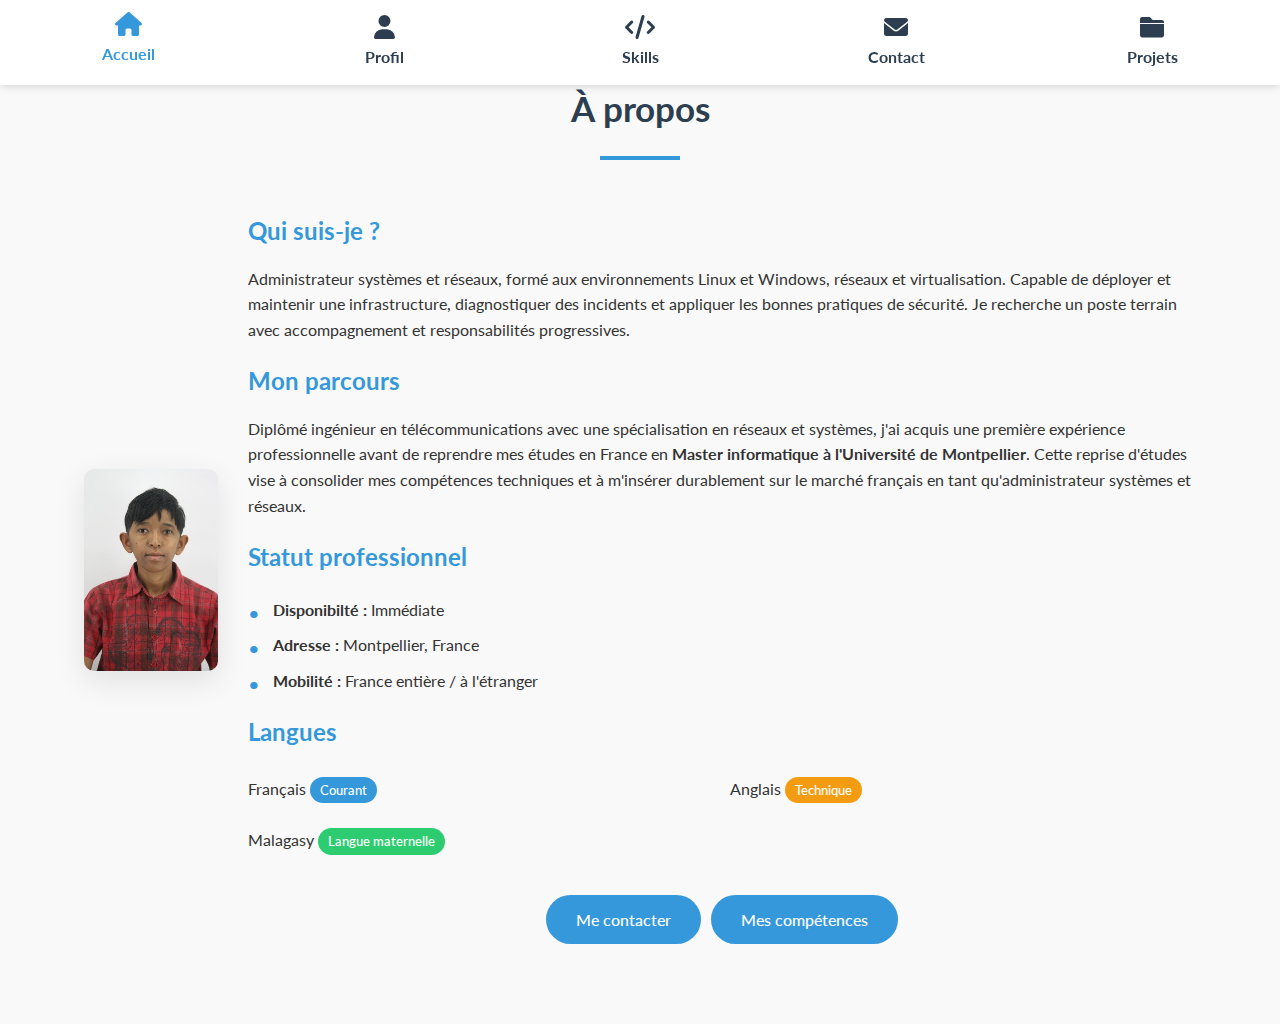
<file: about.html>
<!DOCTYPE html>
<html lang="fr">
    <head>
        <meta charset="UTF-8">
        <meta name="viewport" content="width=device-width, initial-scale=1.0">
        <title>Portfolio - Profil</title>
        <link rel="apple-touch-icon" href="images/favicon.png">
        <link rel="icon" href="images/favicon.png" type="image/png">
        <link href="https://fonts.googleapis.com/css2?family=Lato:wght@300;400;700&display=swap" rel="stylesheet">
        <link href="https://fonts.googleapis.com/css2?family=Montserrat:wght@400;700&family=Oswald:wght@400;700&family=Poppins:wght@400;700&display=swap" rel="stylesheet">
        <link rel="stylesheet" href="https://cdnjs.cloudflare.com/ajax/libs/font-awesome/6.0.0-beta3/css/all.min.css">
        <link rel="stylesheet" href="css/style.css">
    </head>

    <body>
        <header>
            <!-- Barre de navigation fixe en bas -->
            <nav class="bottom-nav">
                <ul>
                <li><a href="index.html" class="active"><i class="fas fa-home"></i><span><b>Accueil</b></span></a></li>
                <li><a href="about.html"><i class="fas fa-user"></i><span><b>Profil</b></span></a></li>
                <li><a href="skills.html"><i class="fas fa-code"></i><span><b>Skills</b></span></a></li>
                <li><a href="contact.html"><i class="fas fa-envelope"></i><span><b>Contact</b></span></a></li>
                <li><a href="projects.html"><i class="fas fa-folder"></i><span><b>Projets</b></span></a></li>
                </ul>
            </nav>
        </header>

    <section class="about-section">
        <div class="container">
        <h1 class="section-title">À propos</h1>
            <div class="about-content">
                <div class="about-image">
                <img src="images/me.jpg" alt="Photo de profil" class="me.jpg">
                </div>
                <div class="about-text">
                    <h2>Qui suis-je ?</h2>
                    <p>Administrateur systèmes et réseaux, formé aux environnements Linux et Windows, réseaux et virtualisation. Capable de déployer et maintenir une infrastructure, diagnostiquer des incidents et appliquer les bonnes pratiques de sécurité. Je recherche un poste terrain avec accompagnement et responsabilités progressives.</p>

                    <h2>Mon parcours</h2>
                    <p>Diplômé ingénieur en télécommunications avec une spécialisation en réseaux et systèmes, j'ai acquis une première expérience professionnelle avant de reprendre mes études en France en <b>Master informatique à l'Université de Montpellier</b>.
Cette reprise d'études vise à consolider mes compétences techniques et à m'insérer durablement sur le marché français en tant qu'administrateur systèmes et réseaux.</p>

                    <h2>Statut professionnel </h2>
                    <ul class="info-list">
                        <li><strong>Disponibilté :</strong> Immédiate</li>
                        <li><strong>Adresse :</strong> Montpellier, France</li>
                        <li><strong>Mobilité :</strong> France entière / à l'étranger</li>
                    </ul>

                    <h2>Langues</h2>
                    <div class="languages">
                        <div class="language">
                            <span>Français</span>
                            <div class="level fluent">Courant</div>
                        </div>
                        <div class="language">
                            <span>Anglais</span>
                            <div class="level intermediate">Technique</div>
                        </div> 
                    </div>
                    <div class="language">
                        <span>Malagasy</span>
                        <div class="level native">Langue maternelle</div>
                    </div>

                    <div class="button-group">
                        <a href="contact.html" class="btn pulse">Me contacter</a>
                        <a href="skills.html" class="btn pulse">Mes compétences</a>
                    </div>
                </div>
            </div>
        </div>
    </section>

    <script src="js/script.js"></script>
    </body>
</html>
</file>
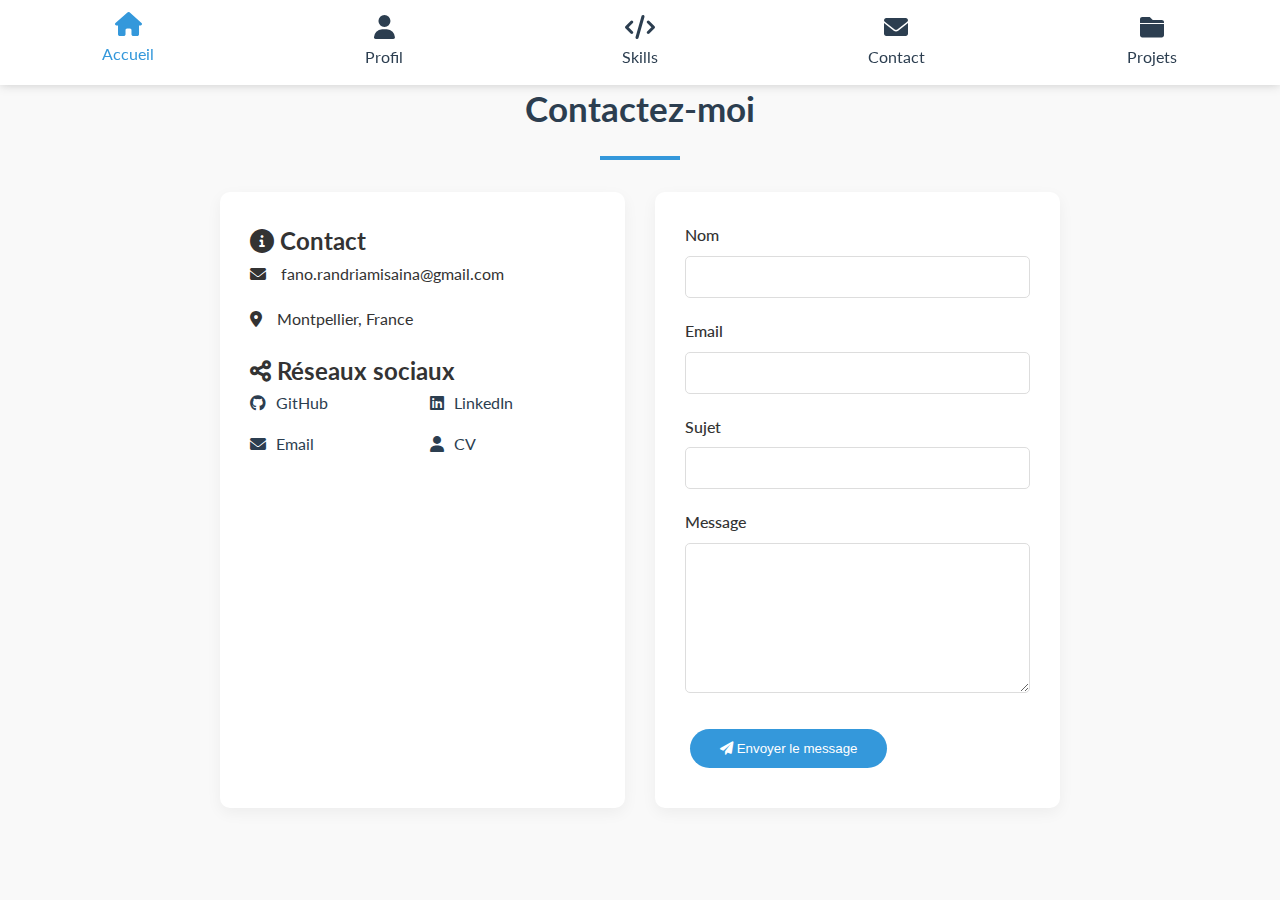
<file: contact.html>
<!DOCTYPE html>
<html lang="fr">
    <head>
        <meta charset="UTF-8">
        <meta name="viewport" content="width=device-width, initial-scale=1.0">
        <title>Portfolio - Contact</title>
        <link rel="apple-touch-icon" href="images/flavicon.png">
        <link rel="icon" href="images/favicon.png" type="image/png">
        <link href="https://fonts.googleapis.com/css2?family=Lato:wght@300;400;700&display=swap" rel="stylesheet">
        <link href="https://fonts.googleapis.com/css2?family=Montserrat:wght@400;700&family=Oswald:wght@400;700&family=Poppins:wght@400;700&display=swap" rel="stylesheet">
        <link rel="stylesheet" href="https://cdnjs.cloudflare.com/ajax/libs/font-awesome/6.0.0-beta3/css/all.min.css">
        <link rel="stylesheet" href="css/style.css">
    </head>
    <body>

        <header>
        <!-- Barre de navigation fixe en bas -->
            <nav class="bottom-nav">
                <ul>
                <li><a href="index.html" class="active"><i class="fas fa-home"></i><span>Accueil</span></a></li>
                <li><a href="about.html"><i class="fas fa-user"></i><span>Profil</span></a></li>
                <li><a href="skills.html"><i class="fas fa-code"></i><span>Skills</span></a></li>
                <li><a href="contact.html"><i class="fas fa-envelope"></i><span>Contact</span></a></li>
                <li><a href="projects.html"><i class="fas fa-folder"></i><span>Projets</span></a></li>
                </ul>
            </nav>
        </header>
  
        <section class="contact-section">
            <div class="container">
                <h1 class="section-title">Contactez-moi</h1>
            <div class="contact-container">
                <div class="contact-info">
                    <h2><i class="fas fa-info-circle"></i> Contact</h2>
                <div class="contact-item">
                    <i class="fas fa-envelope"></i>
                    <span>fano.randriamisaina@gmail.com</span>
                </div>
                <div class="contact-item">
                    <i class="fas fa-map-marker-alt"></i>
                    <span>Montpellier, France</span>
                </div>
                    <h2><i class="fas fa-share-alt"></i> Réseaux sociaux</h2>
            
                    <div class="social-links">
                        <a href="https://github.com/2Randi" target="_blank" class="social-link">
                        <i class="fab fa-github"></i> GitHub</a>
                        <a href="https://www.linkedin.com/in/t-fanomezana-r/" target="_blank" class="social-link">
                        <i class="fab fa-linkedin"></i> LinkedIn</a>
                        <a href="mailto:fano.randriamisaina@gmail.com" class="social-link">
                        <i class="fas fa-envelope"></i> Email</a>
                        <a href="#" id="open-cv" class="social-link">
                        <i class="fas fa-user"></i> CV</a>
                        <!-- Modal CV -->
                        <div id="cv-modal" class="modal">
                            <div class="modal-content">
                                <span id="close-cv" class="close">&times;</span>
                                <img id="cv-img" src="images/CV.jpg" style="width:100%; border-radius:10px;">
                                <a href="images/CV.pdf" download class="download-btn">Télécharger</a>
                            </div>
                        </div>
                    </div>
                </div>

                <div class="contact-form">
                    <form id="contactForm" action="https://formspree.io/f/mdadlqrg" method="POST">
                        <div id="status" class="status"></div>

                        <div class="form-group">
                        <label for="name">Nom</label>
                        <input type="text" id="name" name="name" required>
                        </div>

                        <div class="form-group">
                            <label for="email">Email</label>
                            <input type="email" id="email" name="email" required>
                        </div>

                        <div class="form-group">
                            <label for="subject">Sujet</label>
                            <input type="text" id="subject" name="subject" required>
                        </div>

                        <div class="form-group">
                            <label for="message">Message</label>
                            <textarea id="message" name="message" rows="5" required></textarea>
                        </div>

                        <button type="submit" class="btn pulse">
                            <i class="fas fa-paper-plane"></i> Envoyer le message
                        </button>
                    </form>
                </div>

        </section>

        <script src="js/script.js"></script>

    </body>
</html>
</file>
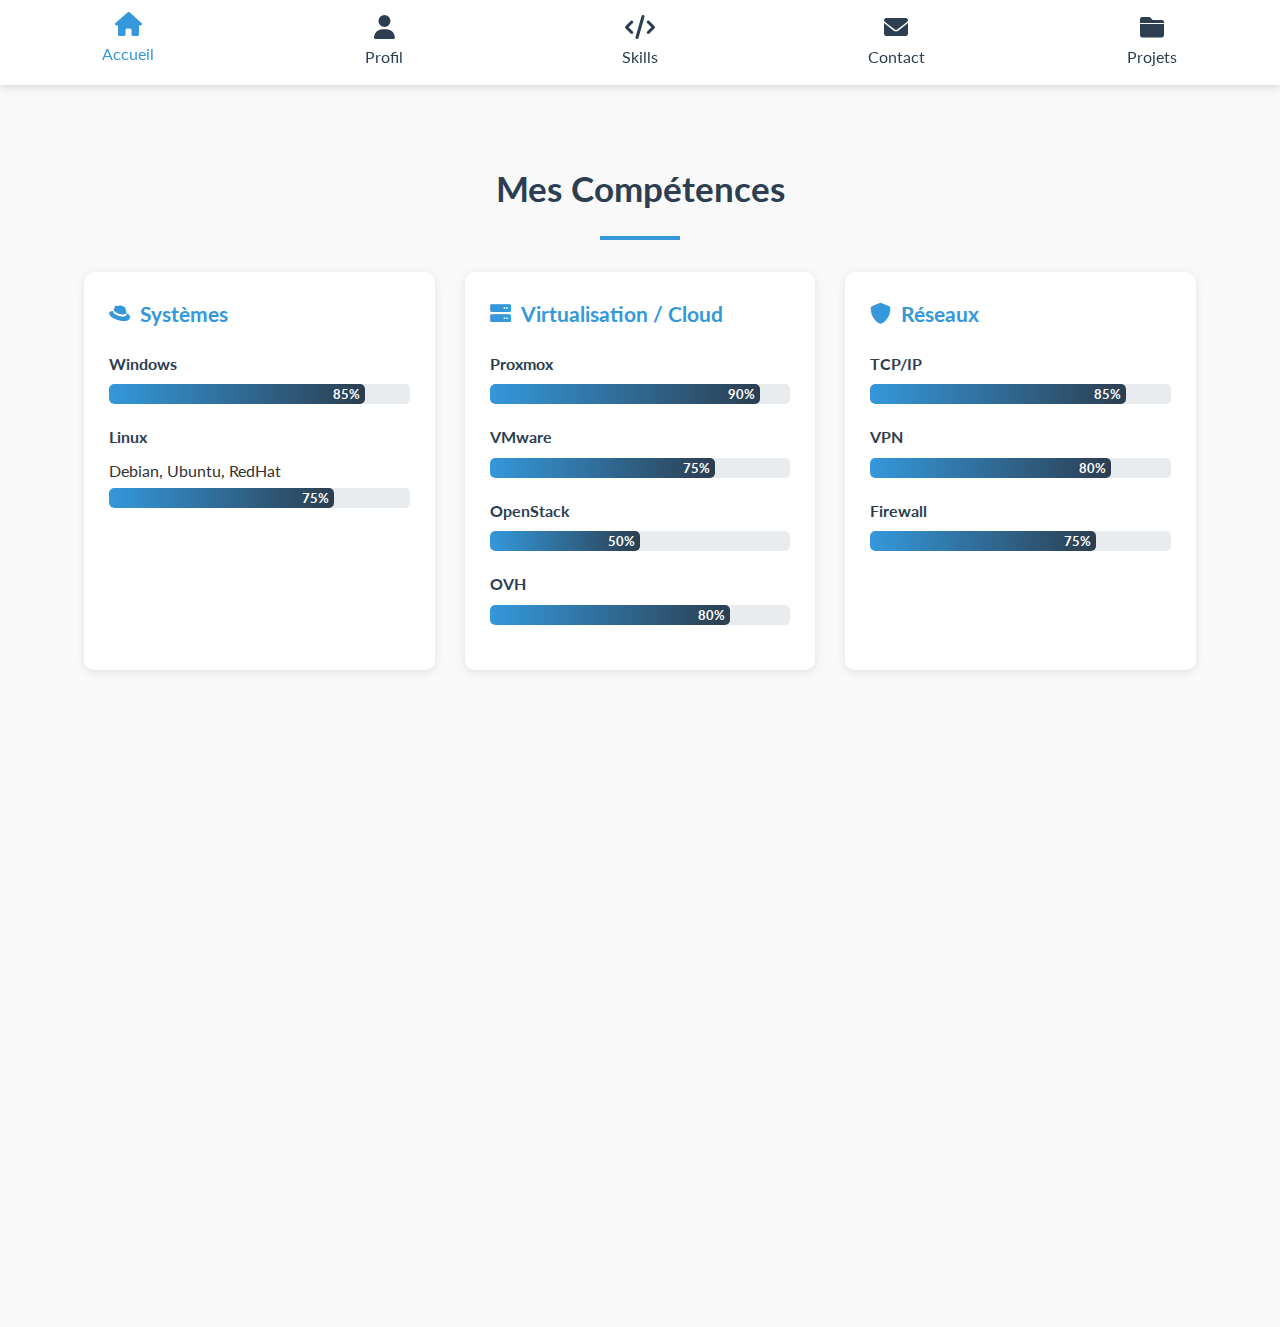
<file: skills.html>
<!DOCTYPE html>
 <html lang="fr">
    <head>
        <meta charset="UTF-8">
        <meta name="viewport" content="width=device-width, initial-scale=1.0">
        <title>Portfolio- Compétences</title>
        <link rel="apple-touch-icon" href="images/flavicon.png">
        <link rel="icon" href="images/favicon.png" type="image/png">
        <link href="https://fonts.googleapis.com/css2?family=Lato:wght@300;400;700&display=swap" rel="stylesheet">
        <link href="https://fonts.googleapis.com/css2?family=Montserrat:wght@400;700&family=Oswald:wght@400;700&family=Poppins:wght@400;700&display=swap" rel="stylesheet">
        <link rel="stylesheet" href="https://cdnjs.cloudflare.com/ajax/libs/font-awesome/6.0.0-beta3/css/all.min.css">
        <link rel="stylesheet" href="css/style.css">
        <style>
        /* Styles spécifiques pour les compétences */
        .skill-level {
            height: 20px;
            border-radius: 5px;
            text-align: right;
            padding-right: 5px;
            color: white;
            font-weight: bold;
            line-height: 20px;
            font-size: 0.8rem;
            transition: width 1.5s ease-in-out;
        }
        /* Couleurs spécifiques pour chaque compétence */
            .html { background-color: #E44D26; }
            .css { background-color: #264DE4; }
            .js { background-color: #F7DF1E; color: #333; }
            .node { background-color: #8CC84B; }
            .php { background-color: #777BB3; }
            .arduino { background-color: #00979D; }
            .matlab { background-color: #FF6C00; }
            .c { background-color: #555555; }
            .git { background-color: #F05032; }
            .office { background-color: #D83B01; }
            .vscode { background-color: #007ACC; }
        </style>
    </head>

    <body>
        <header>
        <!-- Barre de navigation fixe en bas -->
            <nav class="bottom-nav">
                <ul>
                <li><a href="index.html" class="active"><i class="fas fa-home"></i><span>Accueil</span></a></li>
                <li><a href="about.html"><i class="fas fa-user"></i><span>Profil</span></a></li>
                <li><a href="skills.html"><i class="fas fa-code"></i><span>Skills</span></a></li>
                <li><a href="contact.html"><i class="fas fa-envelope"></i><span>Contact</span></a></li>
                <li><a href="projects.html"><i class="fas fa-folder"></i><span>Projets</span></a></li>
                </ul>
            </nav>
        </header>

        <section class="skills-section">
            <div class="container">
                <h1 class="section-title">Mes Compétences</h1>
            <div class="skills-container">

                <!-- Systèmes -->
                <div class="skill-category">
                    <h2><i class="fab fa-redhat"></i> Systèmes </h2>
                    <div class="skill">
                        <h3>Windows</h3>
                        <div class="skill-bar">
                        <div class="skill-level html" style="width: 85%">85%</div>
                        </div>
                    </div>
                    <div class="skill">
                        <h3>Linux </h3>
                        <p>Debian, Ubuntu, RedHat</p>
                        <div class="skill-bar">
                        <div class="skill-level css" style="width: 75%">75%</div>
                        </div>
                    </div>
                </div>

                <!-- Virtualisation / Cloud-->
                <div class="skill-category">
                    <h2><i class="fas fa-server"></i> Virtualisation / Cloud</h2>
                    <div class="skill">

                        <h3>Proxmox</h3>
                        <div class="skill-bar">
                            <div class="skill-level html" style="width: 90%">90%</div>
                        </div>
                    </div>
                    <div class="skill">
                        <h3>VMware</h3>
                        <div class="skill-bar">
                            <div class="skill-level html" style="width: 75%">75%</div>
                        </div>
                    </div>
                    <div class="skill">
                        <h3>OpenStack</h3>
                        <div class="skill-bar">
                            <div class="skill-level html" style="width: 50%">50%</div>
                        </div>
                    </div>
                    <div class="skill">
                        <h3>OVH</h3>
                        <div class="skill-bar">
                            <div class="skill-level html" style="width: 80%">80%</div>
                        </div>
                    </div>
                </div>

                <!-- Réseaux-->
                <div class="skill-category">
                    <h2><i class="fas fa-shield-alt"></i> Réseaux</h2>
                    <div class="skill">

                        <h3>TCP/IP</h3>
                        <div class="skill-bar">
                            <div class="skill-level node" style="width: 85%">85%</div>
                        </div>
                    </div>
                    <div class="skill">
                        <h3>VPN</h3>
                        <div class="skill-bar">
                            <div class="skill-level node" style="width: 80%">80%</div>
                        </div>
                    </div>
                    <div class="skill">
                        <h3>Firewall</h3>
                        <div class="skill-bar">
                        <div class="skill-level php" style="width: 75%">75%</div>
                        </div>
                    </div>
                </div>

                <!-- Scripting-->
                <div class="skill-category">
                    <h2><i class="fab fa-python"></i> Scripting</h2>
                    <div class="skill">

                        <h3>Python</h3>
                        <div class="skill-bar">
                            <div class="skill-level node" style="width: 75%">75%</div>
                        </div>
                    </div>
                    <div class="skill">
                        <h3>PowerShell</h3>
                        <div class="skill-bar">
                            <div class="skill-level node" style="width: 75%">75%</div>
                        </div>
                    </div>
                </div>

                <!-- Monitoring-->
                <div class="skill-category">
                    <h2><i class="fas fa-tachometer-alt"></i> Monitoring</h2>
                    <div class="skill">

                        <h3>Zabbix</h3>
                        <div class="skill-bar">
                            <div class="skill-level node" style="width: 85%">85%</div>
                        </div>
                    </div>
                    <div class="skill">
                        <h3>Grafana</h3>
                        <div class="skill-bar">
                            <div class="skill-level node" style="width: 60%">60%</div>
                        </div>
                    </div>
                </div>

                <!-- DevOps-->
                <div class="skill-category">
                    <h2><i class="fab fa-docker"></i> DevOps</h2>
                    <div class="skill">

                        <h3>Docker</h3>
                        <div class="skill-bar">
                            <div class="skill-level node" style="width: 65%">65%</div>
                        </div>
                    </div>
                    <div class="skill">
                        <h3>Grafana</h3>
                        <div class="skill-bar">
                            <div class="skill-level node" style="width: 60%">60%</div>
                        </div>
                    </div>
                </div>
                <!-- Base des données-->
                <div class="skill-category">
                    <h2><i class="fas fa-database"></i> Base des données</h2>
                    <div class="skill">
                        <h3>Oracle, MySQL/MariaDB, PostgreSQL</h3>
                        <div class="skill-bar">
                            <div class="skill-level html" style="width:90%">90%</div>
                        </div>
                    </div>
                </div>
            </div>



        </div>
        </section>

        <script src="js/script.js"></script>
    </body>
</html>
</file>
<file: css/style.css>
:root {
    --primary-color: #3498db;
    --secondary-color: #2c3e50;
    --light-color: #ecf0f1;
    --dark-color: #2c3e50;
    --accent-color: #e74c3c;
    --text-color: #333;
    --bg-color: #f9f9f9;
    --shadow: 0 2px 10px rgba(0, 0, 0, 0.1);
}

* {
    margin: 0;
    padding: 0;
    box-sizing: border-box;
}

body {
    font-family:Lato, sans-serif;
    line-height: 1.6;
    color: var(--text-color);
    background-color: var(--bg-color);
    padding-bottom: 70px; /* Espace pour la navigation en bas */
}

.container {
    width: 90%;
    max-width: 1200px;
    margin: 0 auto;
    padding: 0 20px;
}

/* ===== HEADER & NAVIGATION ===== */
header {
    background-color: white;
    box-shadow: var(--shadow);
    position: fixed;
    width: 100%;
    top: 0;
    z-index: 1000;
}

.bottom-nav {
    bottom: 0;
    width: 100%;
    background: white;
    box-shadow: 0 -2px 10px rgba(0, 0, 0, 0.1);
    z-index: 1000;
    padding: 10px 0;
}

.bottom-nav ul {
    display: flex;
    justify-content: space-around;
    list-style: none;
}

.bottom-nav li {
    flex: 1;
    text-align: center;
}

.bottom-nav a {
    display: flex;
    flex-direction: column;
    align-items: center;
    text-decoration: none;
    color: var(--dark-color);
    font-size: 0.9rem;
    padding: 5px 0;
    transition: all 0.3s ease;
}

.bottom-nav i {
    font-size: 1.2rem;
    margin-bottom: 5px;
}

.bottom-nav a.active,
.bottom-nav a:hover {
    color: var(--primary-color);
    transform: translateY(-3px);
}

/* ===== SECTIONS COMMON STYLES ===== */
.section-title {
    text-align: center;
    font-size: 2.2rem;
    margin-bottom: 2rem;
    color: var(--dark-color);
    position: relative;
    padding-top: 80px; /* Compensation pour le header fixe */
}

.section-title::after {
    content: "";
    display: block;
    width: 80px;
    height: 4px;
    background-color: var(--primary-color);
    margin: 20px auto 0;
}

/* ===== HERO SECTION ===== */
.hero {
    padding: 150px 0 100px;
    background: linear-gradient(135deg, #f5f7fa 0%, #c3cfe2 100%);
}

.hero .container {
    display: flex;
    flex-direction: column;
    align-items: center;
    text-align: center;
}

.hero-content {
    margin-bottom: 40px;
}

.hero-content h1 {
    font-size: 2.5rem;
    margin-bottom: 20px;
    color: var(--dark-color);
}

.hero-content h1 span {
    color: var(--primary-color);
}

.hero-content h2 {
    font-size: 1.5rem;
    margin-bottom: 15px;
    color: var(--secondary-color);
    font-weight: 400;
}

.hero-content p {
    font-size: 1.1rem;
    margin-bottom: 30px;
    color: #666;
}

.hero-image img {
    max-width: 200px;
    border-radius: 50%;
    box-shadow: 0 10px 30px rgba(0, 0, 0, 0.1);
    animation: float 3s ease-in-out infinite;
}

/* ===== ABOUT SECTION ===== */
.about-content {
    display: flex;
    flex-direction: column;
    gap: 30px;
}

.about-image {
    text-align: center;
}

.about-image img {
    width: 100%;
    max-width: 400px;
    border-radius: 10px;
    box-shadow: 0 10px 30px rgba(0, 0, 0, 0.1);
}

.about-text h2 {
    margin: 20px 0 15px;
    color: var(--primary-color);
}

.info-list {
    list-style: none;
    margin: 20px 0;
}

.info-list li {
    margin-bottom: 10px;
    padding-left: 25px;
    position: relative;
}

.info-list li::before {
    content: "•";
    color: var(--primary-color);
    font-size: 20px;
    position: absolute;
    left: 0;
}

.languages {
    display: grid;
    grid-template-columns: repeat(auto-fit, minmax(150px, 1fr));
    gap: 15px;
    margin: 20px 0;
}

.level {
    display: inline-block;
    padding: 3px 10px;
    border-radius: 20px;
    font-size: 0.8rem;
    font-weight: 500;
    color: white;
    margin-top: 5px;
}

.level.native { background-color: #2ecc71; }
.level.fluent { background-color: #3498db; }
.level.intermediate { background-color: #f39c12; }

/* ===== SKILLS SECTION ===== */
.skills-container {
    display: grid;
    grid-template-columns: repeat(auto-fit, minmax(250px, 1fr));
    gap: 30px;
}

.skill-category {
    background: white;
    border-radius: 10px;
    padding: 25px;
    box-shadow: 0 5px 15px rgba(0, 0, 0, 0.05);
    transition: transform 0.3s ease;
}

.skill-category:hover {
    transform: translateY(-5px);
}

.skill-category h2 {
    margin-bottom: 20px;
    color: var(--primary-color);
    display: flex;
    align-items: center;
    gap: 10px;
}

.skill {
    margin-bottom: 20px;
}

.skill h3 {
    margin-bottom: 8px;
    display: flex;
    justify-content: space-between;
}

.skill-bar {
    height: 10px;
    background-color: #e9ecef;
    border-radius: 5px;
    overflow: hidden;
}

.skill-level {
    height: 100%;
    border-radius: 5px;
    background: linear-gradient(90deg, var(--primary-color), var(--secondary-color));
}

/* ===== PROJECTS SECTION ===== */
.projects-grid {
    display: grid;
    grid-template-columns: repeat(auto-fit, minmax(300px, 1fr));
    gap: 30px;
}

.project-card {
    background-color: white;
    border-radius: 10px;
    overflow: hidden;
    box-shadow: 0 5px 15px rgba(0, 0, 0, 0.05);
    transition: all 0.3s ease;
}

.project-card:hover {
    transform: translateY(-10px);
    box-shadow: 0 15px 30px rgba(0, 0, 0, 0.1);
}

.project-card img {
    width: 100%;
    height: 200px;
    object-fit: cover;
    transition: transform 0.5s ease;
}

.project-card:hover img {
    transform: scale(1.05);
}

.project-info {
    padding: 20px;
}

.project-info h3 {
    margin-bottom: 10px;
    color: var(--dark-color);
}

.project-info p {
    margin-bottom: 15px;
    color: #666;
    font-size: 0.9rem;
}

.project-tech {
    margin-bottom: 15px;
    font-size: 0.8rem;
    color: var(--primary-color);
    font-weight: 500;
}

/* ===== CONTACT SECTION ===== */
.contact-container {
    display: flex;
    flex-direction: column;
    gap: 30px;
    max-width: 900px;      
    margin: 0 auto;        
    padding: 0 30px; 
}

.contact-info, .contact-form {
    background: white;
    padding: 30px;
    border-radius: 10px;
    width: 100%;
    box-shadow: 0 5px 15px rgba(0, 0, 0, 0.05);
}

.contact-item {
    display: flex;
    align-items: center;
    margin-bottom: 20px;
    gap: 15px;
}

.social-links {
    display: grid;
    grid-template-columns: 1fr;
    gap: 15px;
}

.social-link {
    display: flex;
    align-items: center;
    color: var(--dark-color);
    text-decoration: none;
    transition: all 0.3s ease;
    gap: 10px;
}

.social-link:hover {
    color: var(--primary-color);
    transform: translateX(5px);
}

.form-group {
    margin-bottom: 20px;
}

.form-group label {
    display: block;
    margin-bottom: 8px;
    font-weight: 500;
}

.form-group input,
.form-group textarea {
    width: 100%;
    padding: 12px 15px;
    border: 1px solid #ddd;
    border-radius: 5px;
    font-family: inherit;
    transition: all 0.3s ease;
}

.form-group input:focus,
.form-group textarea:focus {
    outline: none;
    border-color: var(--primary-color);
    box-shadow: 0 0 0 3px rgba(52, 152, 219, 0.2);
}

.form-group textarea {
    min-height: 150px;
    resize: vertical;
}

.status {
    padding: 15px;
    margin-bottom: 20px;
    border-radius: 5px;
    display: none;
}

.status.success {
    display: block;
    background-color: #d4edda;
    color: #155724;
    border: 1px solid #c3e6cb;
}

.status.error {
    display: block;
    background-color: #f8d7da;
    color: #721c24;
    border: 1px solid #f5c6cb;
}

.status.loading {
    display: block;
    background-color: #e2e3e5;
    color: #383d41;
    border: 1px solid #d6d8db;
}

/* ===== BUTTONS ===== */
.btn {
    display: inline-block;
    background-color: var(--primary-color);
    color: white;
    padding: 12px 30px;
    border-radius: 50px;
    text-decoration: none;
    font-weight: 500;
    transition: all 0.3s ease;
    border: none;
    cursor: pointer;
    text-align: center;
    margin: 10px 5px;
}

.btn:hover {
    background-color: var(--secondary-color);
    transform: translateY(-3px);
    box-shadow: 0 5px 15px rgba(0, 0, 0, 0.1);
}

.button-group {
    display: flex;
    flex-wrap: wrap;
    justify-content: center;
    margin-top: 30px;
}

.text-center {
    text-align: center;
    margin: 20px 0;
}

/* ===== FOOTER ===== */
footer {
    background-color: var(--dark-color);
    color: white;
    text-align: center;
    padding: 20px 0;
    margin-top: 50px;
}

/* ===== ANIMATIONS ===== */
@keyframes float {
    0% { transform: translateY(0px); }
    50% { transform: translateY(-15px); }
    100% { transform: translateY(0px); }
}

@keyframes pulse {
    0% { transform: scale(1); }
    50% { transform: scale(1.05); }
    100% { transform: scale(1); }
}

.pulse {
    animation: pulse 2s infinite;
}

/* ===== RESPONSIVE DESIGN ===== */
@media (min-width: 768px) {
    .hero .container {
        flex-direction: row;
        text-align: left;
    }
    
    .hero-content {
        flex: 1;
        padding-right: 50px;
        margin-bottom: 0;
    }
    
    .hero-image {
        flex: 1;
    }
    
    .about-content {
        flex-direction: row;
        align-items: center;
    }
    
    .contact-container {
        flex-direction: row;
    }
    
    .social-links {
        grid-template-columns: repeat(2, 1fr);
    }
    
    .bottom-nav a {
        font-size: 1rem;
    }
    
    .bottom-nav i {
        font-size: 1.5rem;
    }
}

@media (max-width: 480px) {
    .hero-content h1 {
        font-size: 2rem;
    }
    
    .section-title {
        font-size: 1.8rem;
    }
    
    .button-group {
        flex-direction: column;
        align-items: center;
    }
    
    .btn {
        width: 100%;
        max-width: 250px;
    }
}
 /* ==== SKILLS SECTION ==== */
 .skills-section {
    padding: 80px 0 100px;
    background-color: var(--bg-color);
 }


 .skills-container {
    display: grid;
    grid-template-columns: repeat(auto-fit, minmax(300px, 1fr));
    gap: 30px;
    margin-top: 30px;
 }

 .skill-category {
    background: white;
    border-radius: 10px;
    padding: 25px;
    box-shadow: var(--shadow);
    transition: all 0.3s ease;
    }
.skill-category:hover {
    transform: translateY(-5px);
    box-shadow: 0 10px 20px rgba(0, 0, 0, 0.1);
    }

 .skill-category h2 {
    margin-bottom: 20px;
    color: var(--primary-color);
    display: flex;
    align-items: center;
    gap: 10px;
    font-size: 1.3rem;
 }

 .skill {
    margin-bottom: 20px;
    }

 .skill h3 {
    margin-bottom: 8px;
    display: flex;
    justify-content: space-between;
    font-size: 1rem;
    color: var(--dark-color);
 }
 
.skill-bar {
    height: 20px;
    background-color: #e9ecef;
    border-radius: 5px;
    overflow: hidden;
    margin-top: 5px;
 }
 @media (max-width: 768px) {
    .skills-container {
        grid-template-columns: 1fr;
    }
    .skill-category {
     padding: 20px;
    }
 }
 .modal {
    display: none;
    position: fixed;
    z-index: 1000;
    left: 0;
    top: 0;
    width: 100%;
    height: 100%;
    backdrop-filter: blur(5px);
    background-color: rgba(0,0,0,0.5);
    justify-content: center;  /* centre horizontalement */
    align-items: center;      /* centre verticalement */
    }

.modal.active {
    display: flex;
    }

#cv-modal .download-btn {
    position: absolute;
    top: 15px;
    left: 15px;
    padding: 10px 20px;
    background: #0073e6;
    color: white;
    border-radius: 8px;
    text-decoration: none;
    transition: background 0.3s;
}    

/* Card pop-up */
.modal-content {
  background-color: #fff;
  border-radius: 10px;      
  padding: 20px;
  width: 80%;
  max-width: 700px;
  box-shadow: 0 8px 30px rgba(0,0,0,0.4);
  position: relative;
  max-height: 90vh;
  overflow-y: auto;         /* scroll si contenu trop long */
  transition: all 0.3s ease;
}

/* Bouton fermer */
.close {
  color: #aaa;
  position: absolute;
  top: 10px;
  right: 15px;
  font-size: 28px;
  font-weight: bold;
  cursor: pointer;
}

.close:hover {
  color: #000;
}
</file>
